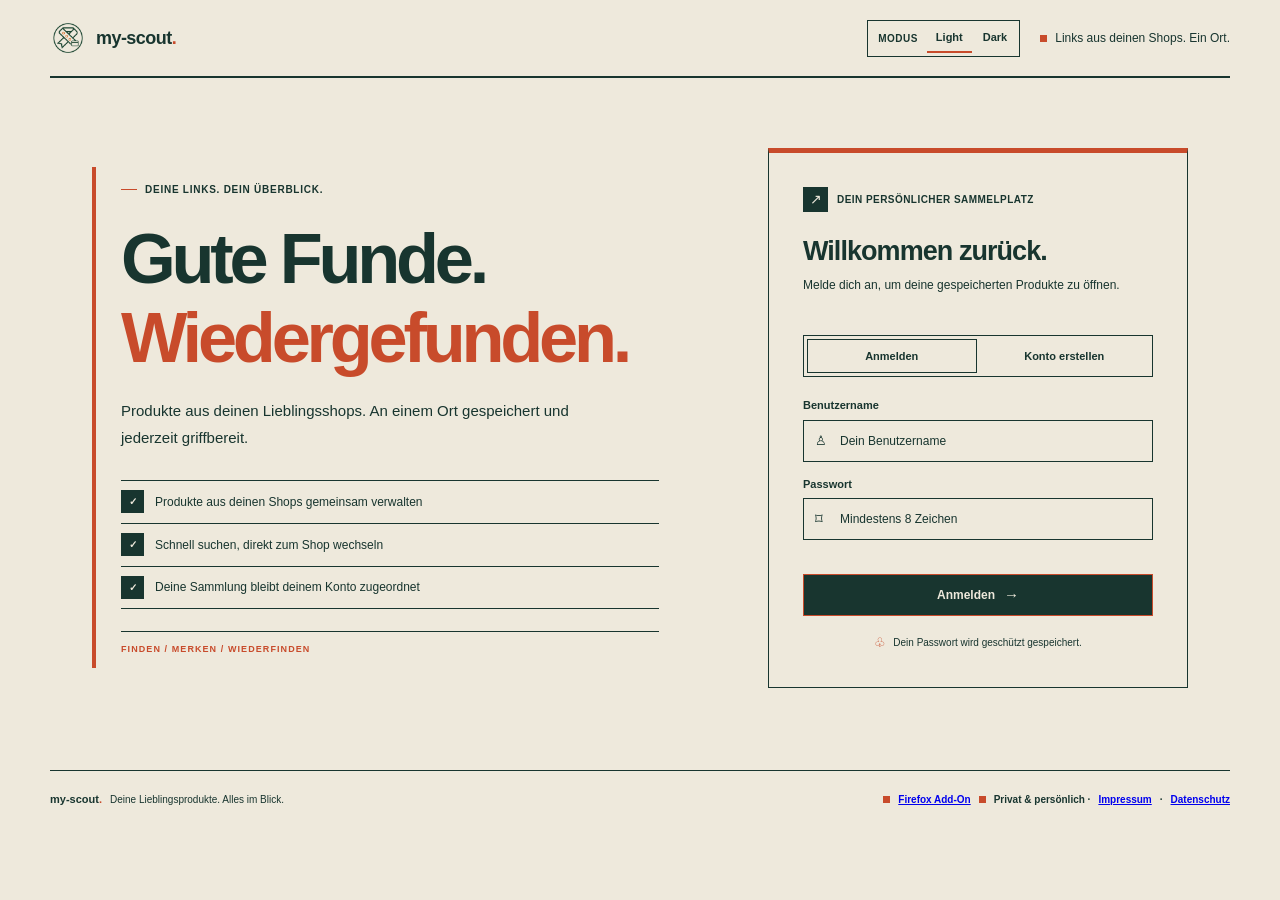
<file: frontend/src/index.html>
<!doctype html>
<html lang="de">
<head>
  <meta charset="utf-8">
  <meta name="viewport" content="width=device-width, initial-scale=1">
  <meta name="theme-color" content="#f5f7f9">
  <meta name="description" content="Dein persönlicher Ort für Warenkörbe und Produktlinks aus dem ganzen Internet.">
  <meta name="api-base" content="https://api.my-scout.app">
  <title>my-scout — Alles auf deiner Liste.</title>
  <link rel="stylesheet" href="Warenkorb_Desin.css">
  <link rel="stylesheet" href="Warenkorb_Backend.css">
  <script async src="https://pagead2.googlesyndication.com/pagead/js/adsbygoogle.js?client=ca-pub-2419030723209788"
    crossorigin="anonymous"></script>
  <link rel="apple-touch-icon" sizes="180x180" href="/apple-touch-icon.png">
<link rel="icon" type="image/png" sizes="32x32" href="/favicon-32x32.png">
<link rel="icon" type="image/png" sizes="16x16" href="/favicon-16x16.png">
<link rel="manifest" href="/site.webmanifest">
</head>
<body>
  <div class="page-shell">
    <header class="topbar">
      <a class="brand" href="https://my-scout.app/" aria-label="my-scout Startseite">
        <span class="brand-mark" aria-hidden="true"><img src="Logo.png" alt="LOGO" width="30" height="30"></span>
        <span>my-scout<span class="brand-period">.</span></span>
      </a>
      <div class="header-controls">
        <div class="theme-picker" id="theme-picker" role="group" aria-label="Darstellung auswählen"><span class="theme-picker-label">MODUS</span><button class="theme-choice is-active" type="button" data-theme="light" aria-pressed="true">Light</button><button class="theme-choice" type="button" data-theme="dark" aria-pressed="false">Dark</button></div>
        <span class="topbar-note"><span class="status-dot"></span> Links aus deinen Shops. Ein Ort.</span>
        <button class="text-button is-hidden" id="logout-button" type="button">Abmelden <span aria-hidden="true">↗</span></button>
      </div>
    </header>
    <main>
      <section class="auth-layout" id="auth-view" aria-labelledby="auth-heading">
        <div class="auth-copy"><span class="eyebrow"><span class="eyebrow-line"></span> DEINE LINKS. DEIN ÜBERBLICK.</span><h1 id="auth-heading">Gute Funde.<br><span>Wiedergefunden.</span></h1><p>Produkte aus deinen Lieblingsshops. An einem Ort gespeichert und jederzeit griffbereit.</p><div class="auth-points"><span><span class="check-icon">✓</span> Produkte aus deinen Shops gemeinsam verwalten</span><span><span class="check-icon">✓</span> Schnell suchen, direkt zum Shop wechseln</span><span><span class="check-icon">✓</span> Deine Sammlung bleibt deinem Konto zugeordnet</span></div></div>
        <div class="auth-card"><div class="card-heading"><span class="card-icon" aria-hidden="true">↗</span><span class="eyebrow">DEIN PERSÖNLICHER SAMMELPLATZ</span></div><h2 id="form-heading">Willkommen zurück.</h2><p class="card-description" id="form-description">Melde dich an, um deine gespeicherten Links zu öffnen.</p><div class="auth-tabs" role="tablist" aria-label="Anmelden oder registrieren"><button class="auth-tab is-active" id="login-tab" type="button" role="tab" aria-selected="true">Anmelden</button><button class="auth-tab" id="register-tab" type="button" role="tab" aria-selected="false">Konto erstellen</button></div>
          <form id="auth-form"><label for="username">Benutzername</label><div class="input-wrap"><span class="input-icon" aria-hidden="true">♙</span><input id="username" name="username" type="text" autocomplete="username" placeholder="Dein Benutzername" maxlength="100" required></div><div id="register-email-field" class="is-hidden"><label for="email">E-Mail-Adresse</label><div class="input-wrap"><span class="input-icon" aria-hidden="true">✉</span><input id="email" name="email" type="email" autocomplete="email" placeholder="du@beispiel.de"></div></div><label for="password">Passwort</label><div class="input-wrap"><span class="input-icon lock-icon" aria-hidden="true">⌑</span><input id="password" name="password" type="password" autocomplete="current-password" placeholder="Mindestens 8 Zeichen" minlength="8" maxlength="128" required></div><p class="form-message" id="auth-message" role="status" aria-live="polite"></p><button class="primary-button auth-submit" id="auth-submit" type="submit">Anmelden <span aria-hidden="true">→</span></button></form><p class="privacy-note"><span aria-hidden="true">♧</span> Dein Passwort wird geschützt gespeichert.</p></div>
      </section>
      <section class="dashboard is-hidden" id="dashboard-view" aria-labelledby="dashboard-heading"><div class="dashboard-heading"><div><span class="eyebrow"><span class="eyebrow-line"></span> DEIN PERSÖNLICHER SAMMELPLATZ</span><h1 id="dashboard-heading">Deine Sammlung</h1><p id="welcome-message">Alle gespeicherten Produkte an einem Ort.</p></div><div class="total-card"><span class="total-icon" aria-hidden="true">↗</span><span><strong id="item-count">0</strong><small>gespeicherte Produkte</small></span></div></div>
        <div class="content-grid"><section class="links-panel" aria-labelledby="links-heading"><div class="panel-heading"><div><span class="eyebrow">DEINE SAMMLUNG</span><h2 id="links-heading">Gespeicherte Produkte</h2></div></div><label class="search-field" for="link-search"><span class="search-icon" aria-hidden="true">⌕</span><input id="link-search" type="search" autocomplete="off" placeholder="Nach Produkt, Shop oder URL suchen" aria-label="Produkte nach Name, Shop oder Adresse durchsuchen"></label><p class="add-intro search-help" id="search-help">Hinweis: Über das Suchfeld kannst du keine Produkte hinzufügen.</p><div class="link-list" id="link-list" aria-live="polite"></div><div class="empty-state" id="empty-state"><span class="empty-icon" aria-hidden="true">＋</span><h3>Hier ist noch Platz für gute Funde.</h3><p>Füge dein erstes Produkt hinzu – du findest es hier jederzeit wieder.</p><button class="secondary-button" type="button" id="empty-add-button">Erstes Produkt speichern <span aria-hidden="true">→</span></button></div></section>
          <aside class="add-panel" id="add-panel" aria-labelledby="add-heading"><div class="add-panel-top"><span class="add-icon" aria-hidden="true">＋</span><span class="eyebrow">FÜR SPÄTER GEMERKT</span></div><h2 id="add-heading">Neues Produkt<br>hinzufügen</h2><p class="add-intro">Ein guter Fund verdient einen festen Platz.</p><form id="link-form"><label for="link-title">Wie heißt das Produkt?</label><input id="link-title" name="title" type="text" maxlength="255" placeholder="z. B. Die perfekte Lampe" required><label for="link-url">Link zum Shop</label><div class="input-wrap url-wrap"><span class="input-icon" aria-hidden="true">↗</span><input id="link-url" name="url" type="url" placeholder="https://beispiel.de/produkt" required></div><label for="link-shop">Shop <span class="optional-label">optional</span></label><input id="link-shop" name="shopName" type="text" maxlength="255" placeholder="z. B. Lieblingsshop"><label for="link-price">Preis in Euro <span class="optional-label">optional</span></label><input id="link-price" name="price" type="number" min="0" step="0.01" placeholder="0,00"><label for="link-image">Bild-URL <span class="optional-label">optional</span></label><div class="input-wrap url-wrap"><span class="input-icon" aria-hidden="true">▧</span><input id="link-image" name="image" type="url" placeholder="https://beispiel.de/bild.jpg"></div><p class="form-message" id="link-message" role="status" aria-live="polite"></p><button class="primary-button save-button" type="submit">Link speichern <span aria-hidden="true">→</span></button></form><div class="panel-footnote"><span aria-hidden="true">✳</span> Funktioniert mit jedem Online-Shop.</div></aside></div><p class="storage-note"><span class="status-dot"></span> Deine Sammlung wird sicher auf dem Server gespeichert.</p></section>
    </main>
    <footer class="footer"><span>my-scout<span class="brand-period">.</span> <span class="footer-muted">Deine Lieblingsprodukte. Alles im Blick.</span></span><span class="footer-local"><span class="status-dot"></span><a href="https://addons.mozilla.org/en-US/firefox/addon/my-scout/">Firefox Add-On</a><span class="status-dot"></span> Privat &amp; persönlich · <a href="impressum.html">Impressum</a> · <a href="datenschutz.html">Datenschutz</a></span></footer>
  </div>
  <script src="Warenkorb.js" defer></script>
  <script src="logout-cache.js" defer></script>
</body>
</html>
</file>
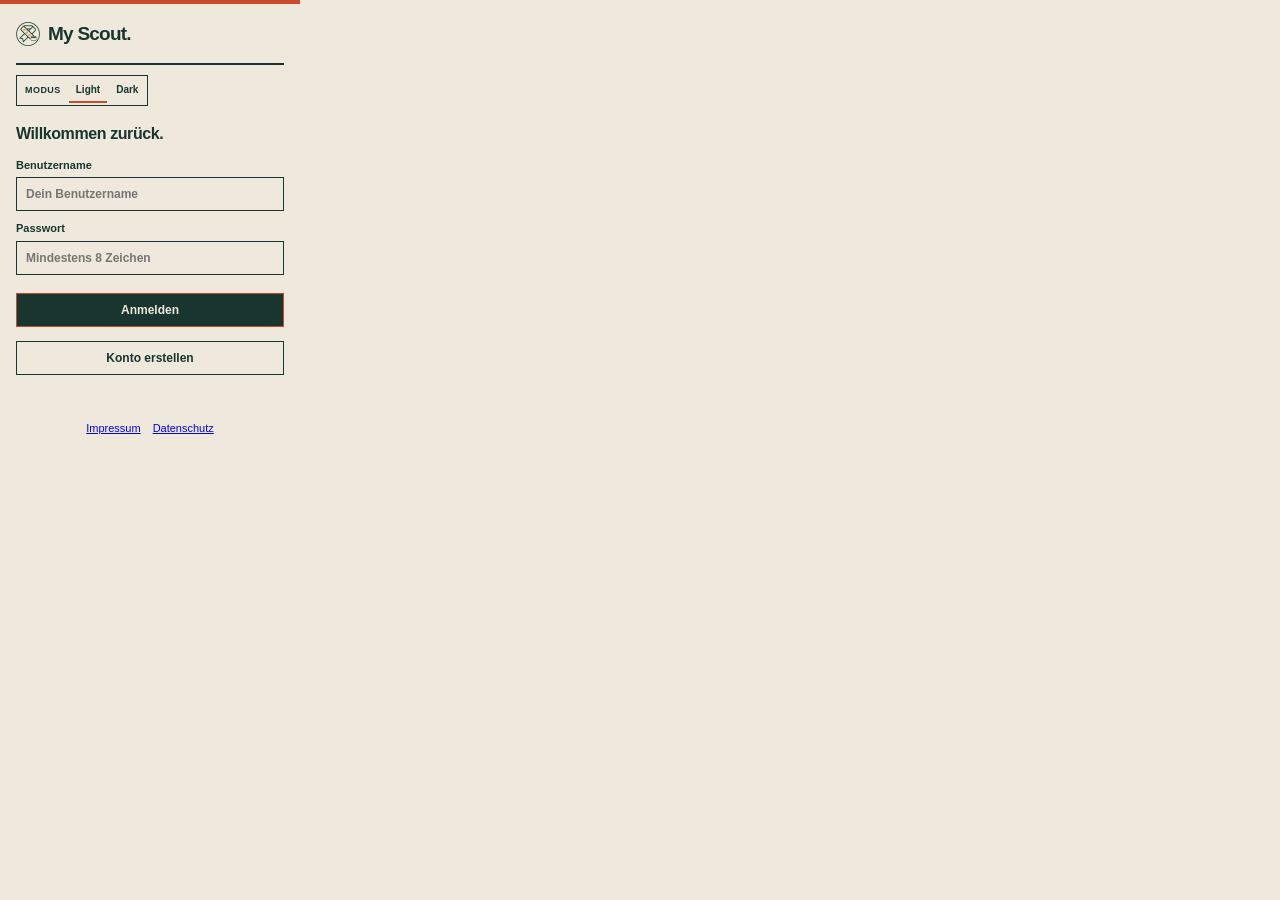
<file: extension/popup.html>
<!doctype html>
<html lang="de">
  <head>
    <meta charset="utf-8">
    <meta name="viewport" content="width=device-width, initial-scale=1">
    <title>My Scout</title>
    <link rel="stylesheet" href="popup.css">
  </head>
  <body>
    <main>
      <header class="popup-header">
        <h1>
          <a class="brand-link" href="https://my-scout.app" target="_blank" rel="noopener noreferrer">
            <img class="brand-logo" src="logo.png" alt="My Scout">
            <span>My Scout.</span>
          </a>
        </h1>
        <div class="theme-picker" role="group" aria-label="Darstellung auswählen">
          <span class="theme-picker-label">MODUS</span>
          <button class="theme-choice is-active" type="button" data-theme="light" aria-pressed="true">Light</button>
          <button class="theme-choice" type="button" data-theme="dark" aria-pressed="false">Dark</button>
        </div>
      </header>

      <section id="login-section">
        <h2>Willkommen zurück.</h2>
        <form id="login-form">
          <label>
            Benutzername
            <input id="username" type="text" autocomplete="username" placeholder="Dein Benutzername" maxlength="100" required>
          </label>
          <label>
            Passwort
            <input id="password" type="password" autocomplete="current-password" placeholder="Mindestens 8 Zeichen" minlength="8" maxlength="128" required>
          </label>
          <button type="submit">Anmelden</button>
        </form>
        <button id="show-register" type="button">Konto erstellen</button>
      </section>

      <section id="register-section" hidden>
        <h2>Konto erstellen</h2>
        <form id="register-form">
          <label>
            Benutzername
            <input id="register-username" type="text" autocomplete="username" placeholder="Dein Benutzername" maxlength="100" required>
          </label>
          <label>
            E-Mail-Adresse
            <input id="register-email" type="email" autocomplete="email" placeholder="du@beispiel.de" required>
          </label>
          <label>
            Passwort
            <input id="register-password" type="password" autocomplete="new-password" placeholder="Mindestens 8 Zeichen" minlength="8" maxlength="128" required>
          </label>
          <button type="submit">Konto erstellen</button>
        </form>
        <button id="show-login" type="button">Zurück zur Anmeldung</button>
      </section>

      <section id="cart-section" hidden>
        <h2>Neues Produkt hinzufügen</h2>
        <p>Speichere die aktuelle Seite in deiner Sammlung.</p>
        <button id="add-product" type="button">Produkt speichern</button>
        <form id="manual-price-form" hidden>
          <label for="manual-price">Preis manuell eingeben
            <input id="manual-price" type="number" min="0" step="0.01" inputmode="decimal" placeholder="z. B. 1299,00">
          </label>
          <button type="submit">Mit diesem Preis speichern</button>
        </form>
        <button id="logout" type="button">Abmelden</button>

        <label id="dev-mode-label">
          <input id="dev-mode" type="checkbox">
          Entwicklermodus
        </label>

        <section id="product-details-section" hidden>
          <h2>Zuletzt gefundenes Produkt</h2>
          <dl id="product-details">
            <dt>Produkt</dt>
            <dd id="product-name">Noch kein Produkt</dd>
            <dt>Gefundene Preise</dt>
            <dd id="product-prices">Noch keine Preise</dd>
            <dt>Link</dt>
            <dd id="product-url">-</dd>
            <dt>Bild</dt>
            <dd id="product-image">-</dd>
            <dt>Quelle</dt>
            <dd id="product-source">-</dd>
            <dt>Fehler</dt>
            <dd id="product-error" hidden>-</dd>
          </dl>
        </section>
      </section>

      <p id="status" role="status" aria-live="polite"></p>
      <footer class="legal-links">
        <a href="https://my-scout.app/impressum.html" target="_blank" rel="noopener noreferrer">Impressum</a>
        <a href="https://my-scout.app/datenschutz.html" target="_blank" rel="noopener noreferrer">Datenschutz</a>
      </footer>
    </main>
    <script src="popup.js"></script>
  </body>
</html>
</file>
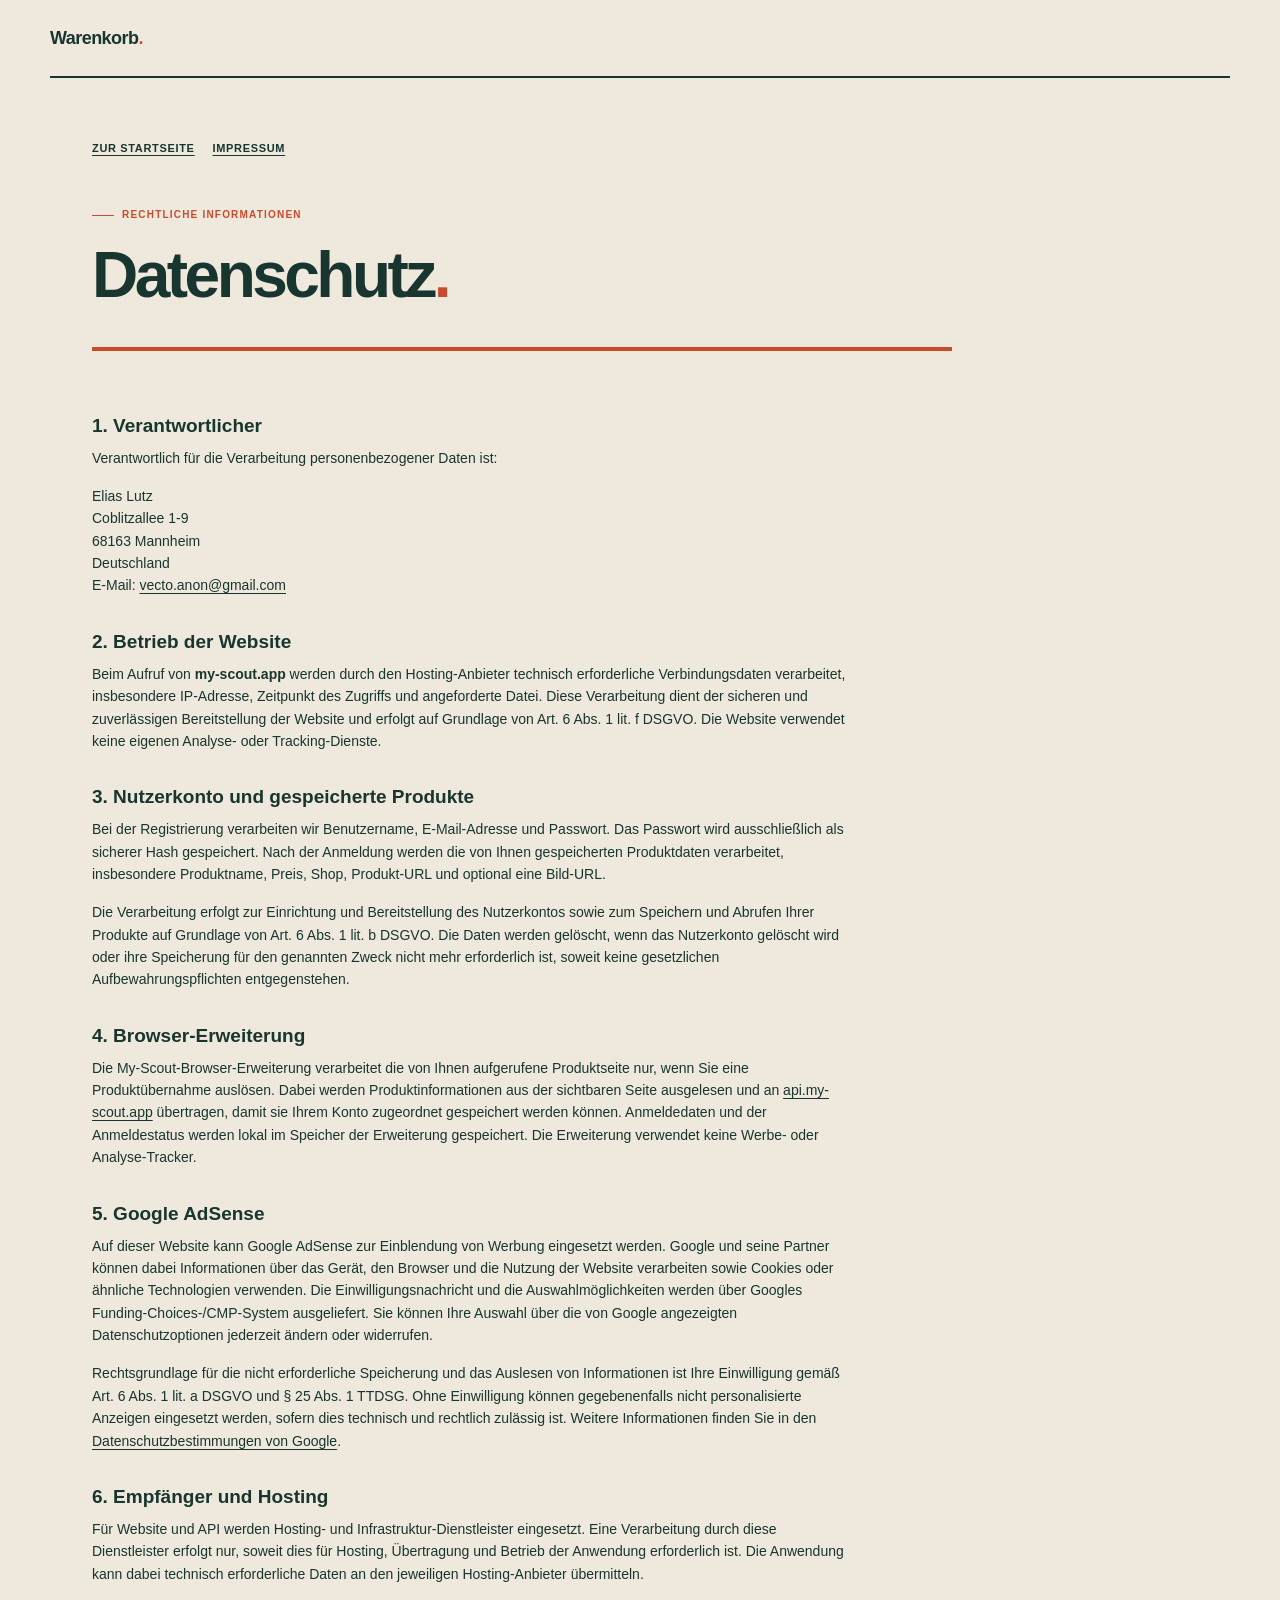
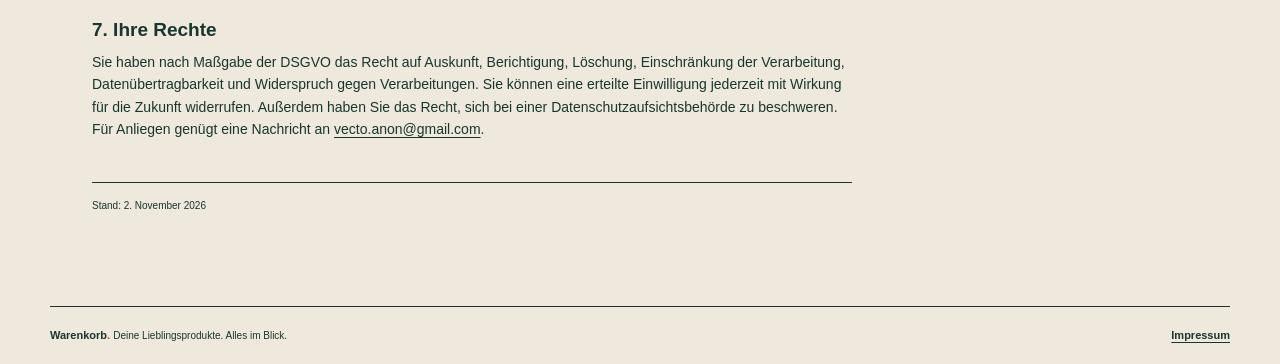
<file: frontend/src/datenschutz.html>
<!doctype html>
<html lang="de">
<head>
  <meta charset="utf-8">
  <meta name="viewport" content="width=device-width, initial-scale=1">
  <meta name="description" content="Datenschutzerklärung von My Scout">
  <title>Datenschutzerklärung — My Scout</title>
  <link rel="stylesheet" href="legal.css">
  <link rel="apple-touch-icon" sizes="180x180" href="/apple-touch-icon.png">
<link rel="icon" type="image/png" sizes="32x32" href="/favicon-32x32.png">
<link rel="icon" type="image/png" sizes="16x16" href="/favicon-16x16.png">
<link rel="manifest" href="/site.webmanifest">
</head>
<body>
  <div class="page-shell">
    <header class="topbar">
      <a class="brand" href="./">Warenkorb<span class="brand-period">.</span></a>
    </header>
    <main class="legal-main">
      <nav class="legal-nav" aria-label="Rechtliche Informationen">
        <a href="./">Zur Startseite</a>
        <a href="impressum.html">Impressum</a>
      </nav>
      <div class="legal-heading">
        <span class="eyebrow">RECHTLICHE INFORMATIONEN</span>
        <h1>Datenschutz<span class="brand-period">.</span></h1>
      </div>
      <article class="legal-card">

      <h2>1. Verantwortlicher</h2>
      <p>
        Verantwortlich für die Verarbeitung personenbezogener Daten ist:
      </p>
      <p>
        Elias Lutz<br>
        Coblitzallee 1-9<br>
        68163 Mannheim<br>
        Deutschland<br>
        E-Mail:
        <a href="mailto:vecto.anon@gmail.com">vecto.anon@gmail.com</a>
      </p>

      <h2>2. Betrieb der Website</h2>
      <p>
        Beim Aufruf von <strong>my-scout.app</strong> werden durch den
        Hosting-Anbieter technisch erforderliche Verbindungsdaten verarbeitet,
        insbesondere IP-Adresse, Zeitpunkt des Zugriffs und angeforderte
        Datei. Diese Verarbeitung dient der sicheren und zuverlässigen
        Bereitstellung der Website und erfolgt auf Grundlage von Art. 6 Abs. 1
        lit. f DSGVO. Die Website verwendet keine eigenen Analyse- oder
        Tracking-Dienste.
      </p>

      <h2>3. Nutzerkonto und gespeicherte Produkte</h2>
      <p>
        Bei der Registrierung verarbeiten wir Benutzername, E-Mail-Adresse und
        Passwort. Das Passwort wird ausschließlich als sicherer Hash
        gespeichert. Nach der Anmeldung werden die von Ihnen gespeicherten
        Produktdaten verarbeitet, insbesondere Produktname, Preis, Shop,
        Produkt-URL und optional eine Bild-URL.
      </p>
      <p>
        Die Verarbeitung erfolgt zur Einrichtung und Bereitstellung des
        Nutzerkontos sowie zum Speichern und Abrufen Ihrer Produkte auf
        Grundlage von Art. 6 Abs. 1 lit. b DSGVO. Die Daten werden gelöscht,
        wenn das Nutzerkonto gelöscht wird oder ihre Speicherung für den
        genannten Zweck nicht mehr erforderlich ist, soweit keine gesetzlichen
        Aufbewahrungspflichten entgegenstehen.
      </p>

      <h2>4. Browser-Erweiterung</h2>
      <p>
        Die My-Scout-Browser-Erweiterung verarbeitet die von Ihnen aufgerufene
        Produktseite nur, wenn Sie eine Produktübernahme auslösen. Dabei werden
        Produktinformationen aus der sichtbaren Seite ausgelesen und an
        <a href="https://api.my-scout.app">api.my-scout.app</a> übertragen,
        damit sie Ihrem Konto zugeordnet gespeichert werden können.
        Anmeldedaten und der Anmeldestatus werden lokal im Speicher der
        Erweiterung gespeichert. Die Erweiterung verwendet keine Werbe- oder
        Analyse-Tracker.
      </p>

      <h2>5. Google AdSense</h2>
      <p>
        Auf dieser Website kann Google AdSense zur Einblendung von Werbung
        eingesetzt werden. Google und seine Partner können dabei Informationen
        über das Gerät, den Browser und die Nutzung der Website verarbeiten
        sowie Cookies oder ähnliche Technologien verwenden.         Die Einwilligungsnachricht und die Auswahlmöglichkeiten werden über
        Googles Funding-Choices-/CMP-System ausgeliefert. Sie können Ihre
        Auswahl über die von Google angezeigten Datenschutzoptionen jederzeit
        ändern oder widerrufen.
      </p>
      <p>
        Rechtsgrundlage für die nicht erforderliche Speicherung und das
        Auslesen von Informationen ist Ihre Einwilligung gemäß Art. 6 Abs. 1
        lit. a DSGVO und § 25 Abs. 1 TTDSG. Ohne Einwilligung können
        gegebenenfalls nicht personalisierte Anzeigen eingesetzt werden,
        sofern dies technisch und rechtlich zulässig ist. Weitere
        Informationen finden Sie in den
        <a href="https://policies.google.com/technologies/partner-sites" target="_blank" rel="noopener noreferrer">Datenschutzbestimmungen von Google</a>.
      </p>

      <h2>6. Empfänger und Hosting</h2>
      <p>
        Für Website und API werden Hosting- und Infrastruktur-Dienstleister
        eingesetzt. Eine Verarbeitung durch diese Dienstleister erfolgt nur,
        soweit dies für Hosting, Übertragung und Betrieb der Anwendung
        erforderlich ist. Die Anwendung kann dabei technisch erforderliche
        Daten an den jeweiligen Hosting-Anbieter übermitteln.
      </p>

      <h2>7. Ihre Rechte</h2>
      <p>
        Sie haben nach Maßgabe der DSGVO das Recht auf Auskunft, Berichtigung,
        Löschung, Einschränkung der Verarbeitung, Datenübertragbarkeit und
        Widerspruch gegen Verarbeitungen. Sie können eine erteilte Einwilligung
        jederzeit mit Wirkung für die Zukunft widerrufen. Außerdem haben Sie
        das Recht, sich bei einer Datenschutzaufsichtsbehörde zu beschweren.
        Für Anliegen genügt eine Nachricht an
        <a href="mailto:vecto.anon@gmail.com">vecto.anon@gmail.com</a>.
      </p>

      <p class="legal-footer">Stand: 2. November 2026</p>
      </article>
    </main>
    <footer class="footer">
      <span>Warenkorb<span class="brand-period">.</span> <span class="footer-muted">Deine Lieblingsprodukte. Alles im Blick.</span></span>
      <a href="impressum.html">Impressum</a>
    </footer>
  </div>
</body>
</html>
</file>
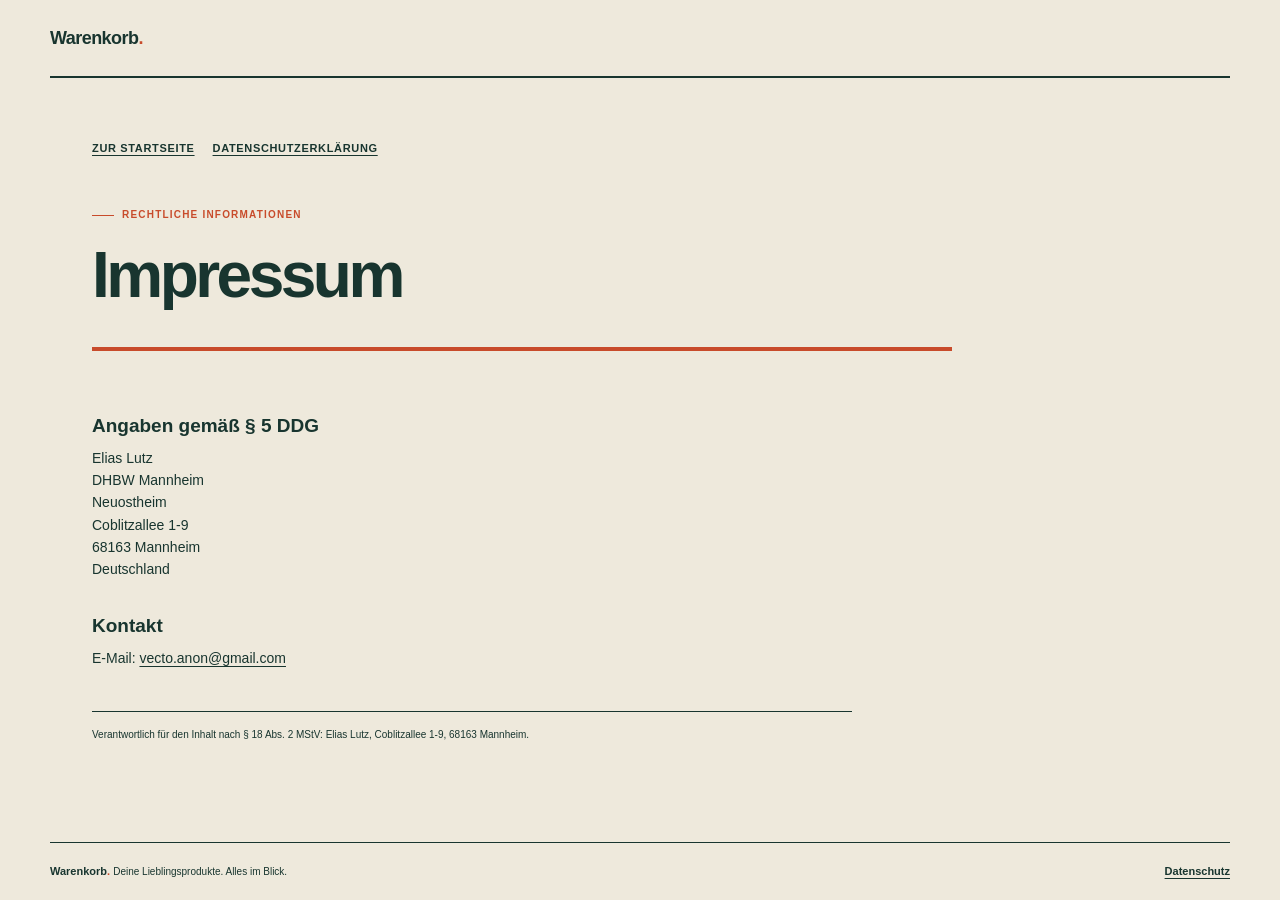
<file: frontend/src/impressum.html>
<!doctype html>
<html lang="de">
<head>
  <meta charset="utf-8">
  <meta name="viewport" content="width=device-width, initial-scale=1">
  <meta name="description" content="Impressum von My Scout">
  <title>Impressum — My Scout</title>
  <link rel="stylesheet" href="legal.css">
  <link rel="apple-touch-icon" sizes="180x180" href="/apple-touch-icon.png">
<link rel="icon" type="image/png" sizes="32x32" href="/favicon-32x32.png">
<link rel="icon" type="image/png" sizes="16x16" href="/favicon-16x16.png">
<link rel="manifest" href="/site.webmanifest">
</head>
<body>
  <div class="page-shell">
    <header class="topbar">
      <a class="brand" href="./">Warenkorb<span class="brand-period">.</span></a>
    </header>
    <main class="legal-main">
      <nav class="legal-nav" aria-label="Rechtliche Informationen">
        <a href="./">Zur Startseite</a>
        <a href="datenschutz.html">Datenschutzerklärung</a>
      </nav>
      <div class="legal-heading">
        <span class="eyebrow">RECHTLICHE INFORMATIONEN</span>
        <h1>Impressum</h1>
      </div>
      <article class="legal-card">
      <h2>Angaben gemäß § 5 DDG</h2>
      <p>
        Elias Lutz<br>
        DHBW Mannheim<br>
        Neuostheim<br>
        Coblitzallee 1-9<br>
        68163 Mannheim<br>
        Deutschland
      </p>
      <h2>Kontakt</h2>
      <p>
        E-Mail:
        <a href="mailto:vecto.anon@gmail.com">vecto.anon@gmail.com</a>
      </p>
      <p class="legal-footer">
        Verantwortlich für den Inhalt nach § 18 Abs. 2 MStV: Elias Lutz,
        Coblitzallee 1-9, 68163 Mannheim.
      </p>
      </article>
    </main>
    <footer class="footer">
      <span>Warenkorb<span class="brand-period">.</span> <span class="footer-muted">Deine Lieblingsprodukte. Alles im Blick.</span></span>
      <a href="datenschutz.html">Datenschutz</a>
    </footer>
  </div>
</body>
</html>
</file>
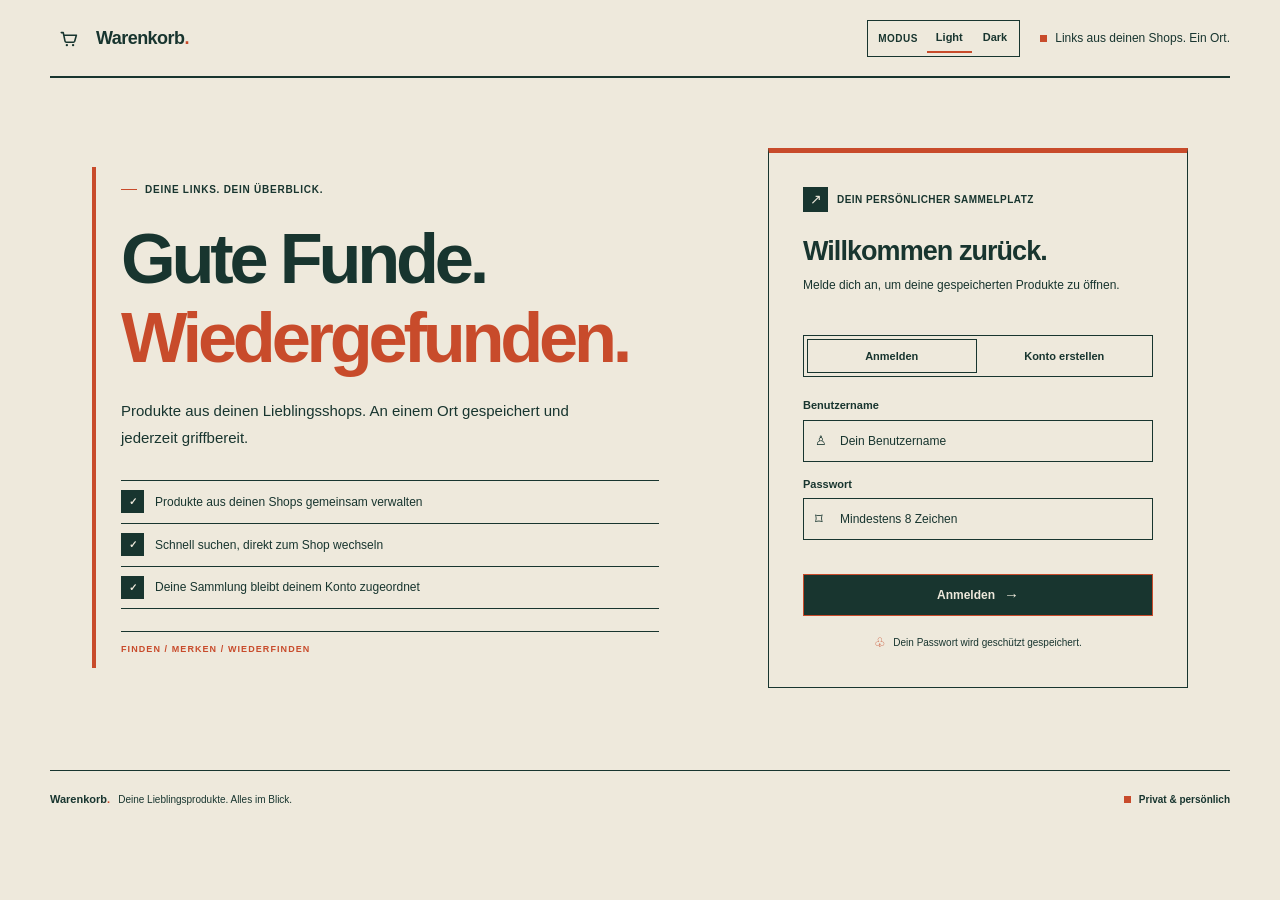
<file: frontend/src/Warenkorb.html>
<!doctype html>
<html lang="de">
<head>
  <meta charset="utf-8">
  <meta name="viewport" content="width=device-width, initial-scale=1">
  <meta name="theme-color" content="#f5f7f9">
  <meta name="description" content="Dein persönlicher Ort für Warenkörbe und Produktlinks aus dem ganzen Internet.">
  <meta name="api-base" content="https://api.my-scout.app">
  <title>Warenkorb — Alles auf deiner Liste.</title>
  <link rel="stylesheet" href="Warenkorb_Desin.css">
  <link rel="stylesheet" href="Warenkorb_Backend.css">
</head>
<body>
  <div class="page-shell">
    <header class="topbar">
      <a class="brand" href="Warenkorb.html" aria-label="Warenkorb Startseite">
        <span class="brand-mark" aria-hidden="true"><svg viewBox="0 0 32 32" fill="none"><path d="M5 7h3l2.7 13.1a2 2 0 0 0 2 1.6h10.8a2 2 0 0 0 1.9-1.4L28 11H9" stroke="currentColor" stroke-width="2.4" stroke-linecap="round" stroke-linejoin="round"/><circle cx="13.5" cy="26" r="1.8" fill="currentColor"/><circle cx="23" cy="26" r="1.8" fill="currentColor"/></svg></span>
        <span>Warenkorb<span class="brand-period">.</span></span>
      </a>
      <div class="header-controls">
        <div class="theme-picker" id="theme-picker" role="group" aria-label="Darstellung auswählen"><span class="theme-picker-label">MODUS</span><button class="theme-choice is-active" type="button" data-theme="light" aria-pressed="true">Light</button><button class="theme-choice" type="button" data-theme="dark" aria-pressed="false">Dark</button></div>
        <span class="topbar-note"><span class="status-dot"></span> Links aus deinen Shops. Ein Ort.</span>
        <button class="text-button is-hidden" id="logout-button" type="button">Abmelden <span aria-hidden="true">↗</span></button>
      </div>
    </header>
    <main>
      <section class="auth-layout" id="auth-view" aria-labelledby="auth-heading">
        <div class="auth-copy"><span class="eyebrow"><span class="eyebrow-line"></span> DEINE LINKS. DEIN ÜBERBLICK.</span><h1 id="auth-heading">Gute Funde.<br><span>Wiedergefunden.</span></h1><p>Produkte aus deinen Lieblingsshops. An einem Ort gespeichert und jederzeit griffbereit.</p><div class="auth-points"><span><span class="check-icon">✓</span> Produkte aus deinen Shops gemeinsam verwalten</span><span><span class="check-icon">✓</span> Schnell suchen, direkt zum Shop wechseln</span><span><span class="check-icon">✓</span> Deine Sammlung bleibt deinem Konto zugeordnet</span></div></div>
        <div class="auth-card"><div class="card-heading"><span class="card-icon" aria-hidden="true">↗</span><span class="eyebrow">DEIN PERSÖNLICHER SAMMELPLATZ</span></div><h2 id="form-heading">Willkommen zurück.</h2><p class="card-description" id="form-description">Melde dich an, um deine gespeicherten Links zu öffnen.</p><div class="auth-tabs" role="tablist" aria-label="Anmelden oder registrieren"><button class="auth-tab is-active" id="login-tab" type="button" role="tab" aria-selected="true">Anmelden</button><button class="auth-tab" id="register-tab" type="button" role="tab" aria-selected="false">Konto erstellen</button></div>
          <form id="auth-form"><label for="username">Benutzername</label><div class="input-wrap"><span class="input-icon" aria-hidden="true">♙</span><input id="username" name="username" type="text" autocomplete="username" placeholder="Dein Benutzername" maxlength="100" required></div><div id="register-email-field" class="is-hidden"><label for="email">E-Mail-Adresse</label><div class="input-wrap"><span class="input-icon" aria-hidden="true">✉</span><input id="email" name="email" type="email" autocomplete="email" placeholder="du@beispiel.de"></div></div><label for="password">Passwort</label><div class="input-wrap"><span class="input-icon lock-icon" aria-hidden="true">⌑</span><input id="password" name="password" type="password" autocomplete="current-password" placeholder="Mindestens 8 Zeichen" minlength="8" maxlength="128" required></div><p class="form-message" id="auth-message" role="status" aria-live="polite"></p><button class="primary-button auth-submit" id="auth-submit" type="submit">Anmelden <span aria-hidden="true">→</span></button></form><p class="privacy-note"><span aria-hidden="true">♧</span> Dein Passwort wird geschützt gespeichert.</p></div>
      </section>
      <section class="dashboard is-hidden" id="dashboard-view" aria-labelledby="dashboard-heading"><div class="dashboard-heading"><div><span class="eyebrow"><span class="eyebrow-line"></span> DEIN PERSÖNLICHER SAMMELPLATZ</span><h1 id="dashboard-heading">Deine Sammlung</h1><p id="welcome-message">Alle gespeicherten Produkte an einem Ort.</p></div><div class="total-card"><span class="total-icon" aria-hidden="true">↗</span><span><strong id="item-count">0</strong><small>gespeicherte Produkte</small></span></div></div>
        <div class="content-grid"><section class="links-panel" aria-labelledby="links-heading"><div class="panel-heading"><div><span class="eyebrow">DEINE SAMMLUNG</span><h2 id="links-heading">Gespeicherte Produkte</h2></div></div><label class="search-field" for="link-search"><span class="search-icon" aria-hidden="true">⌕</span><input id="link-search" type="search" autocomplete="off" placeholder="Nach Produkt, Shop oder URL suchen" aria-label="Produkte nach Name, Shop oder Adresse durchsuchen"></label><div class="link-list" id="link-list" aria-live="polite"></div><div class="empty-state" id="empty-state"><span class="empty-icon" aria-hidden="true">＋</span><h3>Hier ist noch Platz für gute Funde.</h3><p>Füge dein erstes Produkt hinzu – du findest es hier jederzeit wieder.</p><button class="secondary-button" type="button" id="empty-add-button">Erstes Produkt speichern <span aria-hidden="true">→</span></button></div></section>
          <aside class="add-panel" id="add-panel" aria-labelledby="add-heading"><div class="add-panel-top"><span class="add-icon" aria-hidden="true">＋</span><span class="eyebrow">FÜR SPÄTER GEMERKT</span></div><h2 id="add-heading">Neues Produkt<br>hinzufügen</h2><p class="add-intro">Ein guter Fund verdient einen festen Platz.</p><form id="link-form"><label for="link-title">Wie heißt das Produkt?</label><input id="link-title" name="title" type="text" maxlength="255" placeholder="z. B. Die perfekte Lampe" required><label for="link-url">Link zum Shop</label><div class="input-wrap url-wrap"><span class="input-icon" aria-hidden="true">↗</span><input id="link-url" name="url" type="url" placeholder="https://beispiel.de/produkt" required></div><label for="link-shop">Shop <span class="optional-label">optional</span></label><input id="link-shop" name="shopName" type="text" maxlength="255" placeholder="z. B. Lieblingsshop"><label for="link-price">Preis in Euro <span class="optional-label">optional</span></label><input id="link-price" name="price" type="number" min="0" step="0.01" placeholder="0,00"><label for="link-image">Bild-URL <span class="optional-label">optional</span></label><div class="input-wrap url-wrap"><span class="input-icon" aria-hidden="true">▧</span><input id="link-image" name="image" type="url" placeholder="https://beispiel.de/bild.jpg"></div><p class="form-message" id="link-message" role="status" aria-live="polite"></p><button class="primary-button save-button" type="submit">Link speichern <span aria-hidden="true">→</span></button></form><div class="panel-footnote"><span aria-hidden="true">✳</span> Funktioniert mit jedem Online-Shop.</div></aside></div><p class="storage-note"><span class="status-dot"></span> Deine Sammlung wird sicher auf dem Server gespeichert.</p></section>
    </main>
    <footer class="footer"><span>Warenkorb<span class="brand-period">.</span> <span class="footer-muted">Deine Lieblingsprodukte. Alles im Blick.</span></span><span class="footer-local"><span class="status-dot"></span> Privat &amp; persönlich</span></footer>
  </div>
  <script src="Warenkorb.js" defer></script>
</body>
</html>
</file>
<file: frontend/src/Warenkorb_Desin.css>
:root {
  color-scheme: light;
  --page: #eee9dc;
  --surface: #eee9dc;
  --surface-subtle: #eee9dc;
  --ink: #18352f;
  --ink-secondary: #18352f;
  --muted: #18352f;
  --faint: #18352f;
  --line: #18352f;
  --accent: #c84b2b;
  --accent-hover: #c84b2b;
  --accent-text: #c84b2b;
  --danger: #c84b2b;
  --badge-product: #18352f;
  --badge-product-text: #eee9dc;
  --badge-cart: #18352f;
  --badge-cart-text: #eee9dc;
  --card-radius: 0;
  --control-radius: 0;
  --font: "Segoe UI", Arial, sans-serif;
  --display-font: "Segoe UI", Arial, sans-serif;
  color: var(--ink);
  background: var(--page);
  font-family: var(--font);
}

:root[data-theme="dark"] {
  color-scheme: dark;
  --page: #101b1d;
  --surface: #101b1d;
  --surface-subtle: #101b1d;
  --ink: #edf0e6;
  --ink-secondary: #edf0e6;
  --muted: #edf0e6;
  --faint: #edf0e6;
  --line: #edf0e6;
  --accent: #d2e46c;
  --accent-hover: #d2e46c;
  --accent-text: #d2e46c;
  --danger: #d2e46c;
  --badge-product: #edf0e6;
  --badge-product-text: #101b1d;
  --badge-cart: #edf0e6;
  --badge-cart-text: #101b1d;
}

* {
  box-sizing: border-box;
  border-radius: 0 !important;
  transition: none !important;
  animation: none !important;
}

html { min-width: 320px; min-height: 100%; background: var(--page); }

body {
  min-width: 320px;
  min-height: 100vh;
  margin: 0;
  background-color: var(--page);
  color: var(--ink);
  font-family: var(--font);
  font-size: 14px;
  line-height: 1.5;
  -webkit-font-smoothing: antialiased;
}

button, input, select { font: inherit; }
button, a { -webkit-tap-highlight-color: transparent; }
button:focus-visible, a:focus-visible, input:focus-visible, select:focus-visible {
  outline: 2px solid var(--accent);
  outline-offset: 2px;
}

.page-shell { width: min(1180px, calc(100% - 64px)); margin: 0 auto; }

.topbar {
  min-height: 78px;
  display: flex;
  align-items: center;
  justify-content: space-between;
  gap: 20px;
  border-bottom: 2px solid var(--ink);
}

.brand {
  flex: 0 0 auto;
  display: inline-flex;
  align-items: center;
  gap: 10px;
  color: var(--ink);
  text-decoration: none;
  font-size: 18px;
  font-weight: 650;
  letter-spacing: -.55px;
}

.brand-mark {
  width: 36px;
  height: 36px;
  display: grid;
  place-items: center;
  background: var(--page);
}

.brand-mark svg { width: 21px; height: 21px; }
.brand-mark img { display: block; width: 30px; height: 30px; object-fit: contain; }
.brand-period { color: var(--accent); }

.header-controls { display: flex; align-items: center; gap: 20px; }

.theme-picker {
  display: flex;
  align-items: center;
  gap: 2px;
  padding: 3px;
  border: 1px solid var(--line);
  border-radius: 0;
  background: var(--surface);
}

.theme-picker-label {
  padding: 0 7px;
  color: var(--muted);
  font-size: 10px;
  font-weight: 600;
  letter-spacing: .05em;
}

.theme-choice {
  min-height: 29px;
  padding: 5px 9px;
  border: 0;
  border-bottom: 2px solid var(--surface);
  border-radius: 0;
  background: var(--surface);
  color: var(--ink-secondary);
  font-size: 11px;
  font-weight: 550;
  cursor: pointer;
}

.theme-choice:hover { background: var(--surface); }
.theme-choice.is-active { border-bottom-color: var(--accent); color: var(--ink); font-weight: 650; }

.topbar-note, .footer-local {
  display: inline-flex;
  align-items: center;
  gap: 8px;
  color: var(--muted);
  font-size: 12px;
}

.status-dot { width: 7px; height: 7px; flex: 0 0 auto; background: var(--accent); }

.text-button {
  padding: 7px 0 7px 8px;
  border: 0;
  background: var(--surface);
  color: var(--ink-secondary);
  font-size: 12px;
  font-weight: 600;
  cursor: pointer;
}

.text-button:hover { color: var(--accent); }
.text-button span { margin-left: 4px; }

.auth-layout {
  min-height: 620px;
  display: grid;
  grid-template-columns: minmax(0, 1.06fr) minmax(360px, .82fr);
  align-items: center;
  gap: clamp(48px, 7vw, 100px);
  padding: 70px 42px 82px;
}

.auth-copy {
  position: relative;
  max-width: 590px;
  padding: 8px 0 12px 25px;
  border-left: 4px solid var(--accent);
}

.eyebrow {
  display: inline-flex;
  align-items: center;
  gap: 8px;
  color: var(--muted);
  font-size: 10px;
  font-weight: 650;
  letter-spacing: .075em;
}

.eyebrow-line { width: 16px; height: 1px; background: var(--accent); }

.auth-copy h1 {
  max-width: 640px;
  margin: 23px 0 19px;
  color: var(--ink);
  font-family: var(--display-font);
  font-size: clamp(50px, 5.5vw, 72px);
  font-weight: 600;
  line-height: 1.12;
  letter-spacing: -.06em;
}

.auth-copy h1 span { color: var(--accent); }

.auth-copy > p {
  max-width: 460px;
  margin: 0;
  color: var(--muted);
  font-size: 15px;
  line-height: 1.8;
}

.auth-points { display: grid; gap: 0; margin-top: 29px; color: var(--ink-secondary); font-size: 12px; }
.auth-points > span { min-height: 43px; display: flex; align-items: center; border-top: 1px solid var(--line); }
.auth-points > span:last-child { border-bottom: 1px solid var(--line); }
.check-icon { width: 23px; height: 23px; display: inline-grid; flex: 0 0 auto; place-items: center; margin-right: 11px; background: var(--ink); color: var(--surface); font-size: 10px; font-weight: 700; }
.orbit-art { display: none; }

.auth-card {
  width: 100%;
  max-width: 420px;
  justify-self: end;
  padding: 34px;
  border: 1px solid var(--ink);
  border-top: 5px solid var(--accent);
  border-radius: var(--card-radius);
  background: var(--surface);
}

.card-heading { display: flex; align-items: center; gap: 9px; }
.card-heading .eyebrow { font-size: 10px; letter-spacing: .045em; }
.card-icon { width: 25px; height: 25px; display: grid; place-items: center; background: var(--ink); color: var(--page); font-size: 14px; }

.auth-card h2 {
  margin: 22px 0 7px;
  color: var(--ink);
  font-family: var(--display-font);
  font-size: 27px;
  font-weight: 620;
  line-height: 1.3;
  letter-spacing: -.035em;
}

.card-description { min-height: 38px; margin: 0; color: var(--muted); font-size: 12px; line-height: 1.65; }

.auth-tabs {
  display: grid;
  grid-template-columns: 1fr 1fr;
  gap: 3px;
  margin: 21px 0 20px;
  padding: 3px;
  border: 1px solid var(--line);
  border-radius: 0;
  background: var(--surface-subtle);
}

.auth-tab {
  min-height: 34px;
  border: 1px solid var(--surface);
  border-radius: 0;
  background: var(--surface);
  color: var(--muted);
  font-size: 11px;
  font-weight: 550;
  cursor: pointer;
}

.auth-tab.is-active { border-color: var(--line); background: var(--surface); color: var(--ink); }

label { display: block; margin: 14px 0 6px; color: var(--ink-secondary); font-size: 11px; font-weight: 600; }
.input-wrap { position: relative; }

.input-wrap input, .add-panel input, .select-wrap select {
  width: 100%;
  height: 42px;
  border: 1px solid var(--line);
  border-radius: var(--control-radius);
  background: var(--surface);
  color: var(--ink);
  font-size: 12px;
}

.input-wrap input { padding: 0 12px 0 36px; }
.input-wrap input::placeholder, .add-panel input::placeholder { color: var(--faint); opacity: 1; }
.input-wrap input:focus, .add-panel input:focus, .select-wrap select:focus { border-color: var(--accent); outline: 2px solid var(--accent); outline-offset: 1px; }

.input-icon { position: absolute; top: 50%; left: 12px; color: var(--faint); font-size: 13px; transform: translateY(-50%); pointer-events: none; }
.lock-icon { font-size: 15px; }

.primary-button {
  min-height: 42px;
  display: flex;
  align-items: center;
  justify-content: center;
  gap: 9px;
  border: 1px solid var(--accent);
  border-radius: var(--control-radius);
  background: var(--ink);
  color: var(--page);
  font-size: 12px;
  font-weight: 600;
  cursor: pointer;
}

.primary-button:hover { border-color: var(--accent-hover); background: var(--ink); }
:root[data-theme="dark"] .primary-button { color: var(--page); }
:root[data-theme="dark"] .primary-button:hover { color: var(--page); }
.primary-button:disabled { cursor: wait; }
.auth-submit { width: 100%; margin-top: 10px; }
.auth-submit span, .save-button span { font-size: 15px; font-weight: 400; }

.privacy-note { display: flex; justify-content: center; align-items: center; gap: 7px; margin: 17px 0 0; color: var(--muted); font-size: 10px; }
.privacy-note span { color: var(--accent); font-size: 13px; }
.form-message { min-height: 17px; margin: 7px 0 0; font-size: 11px; line-height: 1.5; }
.form-message.is-error { color: var(--danger); }
.form-message.is-success { color: var(--accent-text); }

.dashboard { padding: 52px 0 36px; }

.dashboard-heading {
  display: flex;
  align-items: end;
  justify-content: space-between;
  gap: 24px;
  margin-bottom: 31px;
  padding-bottom: 22px;
  border-bottom: 1px solid var(--ink);
}

.dashboard-heading h1 {
  margin: 11px 0 7px;
  color: var(--ink);
  font-family: var(--display-font);
  font-size: clamp(36px, 4vw, 48px);
  font-weight: 600;
  line-height: 1.2;
  letter-spacing: -.045em;
}

.dashboard-heading > div > p { margin: 0; color: var(--muted); font-size: 13px; }
.total-card { min-width: 190px; display: flex; align-items: center; gap: 13px; padding: 13px 16px; border: 1px solid var(--ink); border-radius: var(--card-radius); background: var(--ink); color: var(--surface); }
.total-icon { width: 37px; height: 37px; display: grid; place-items: center; background: var(--accent); color: var(--ink); font-size: 18px; }
.total-card strong, .total-card small { display: block; }
.total-card strong { color: var(--surface); font-size: 21px; font-weight: 650; line-height: 1.2; font-variant-numeric: tabular-nums; }
.total-card small { margin-top: 2px; color: var(--surface); font-size: 10px; }

.content-grid { display: grid; grid-template-columns: minmax(0, 1fr) 340px; align-items: start; gap: 25px; }
.links-panel, .add-panel { border: 1px solid var(--line); border-radius: var(--card-radius); background: var(--surface); }
.links-panel { min-height: 360px; padding: 24px 25px 16px; }
.panel-heading { display: flex; align-items: center; justify-content: space-between; gap: 14px; padding-bottom: 19px; border-bottom: 1px solid var(--ink); }
.panel-heading .eyebrow { font-size: 9px; }
.panel-heading h2, .add-panel h2 { margin: 5px 0 0; color: var(--ink); font-family: var(--display-font); font-size: 21px; font-weight: 620; line-height: 1.35; letter-spacing: -.035em; }

.filter-group { display: flex; gap: 0; padding: 2px; border: 1px solid var(--line); border-radius: 0; background: var(--surface-subtle); }
.filter-button { min-height: 27px; padding: 5px 9px; border: 0; border-radius: 0; background: var(--surface); color: var(--muted); font-size: 10px; font-weight: 550; cursor: pointer; }
.filter-button.is-active { background: var(--ink); color: var(--surface); }

.search-field {
  min-height: 39px;
  display: flex;
  align-items: center;
  gap: 9px;
  margin: 16px 0 2px;
  padding: 0 12px;
  border: 1px solid var(--line);
  border-left: 3px solid var(--accent);
  background: var(--surface-subtle);
  color: var(--muted);
}
.search-field:focus-within { border-color: var(--accent); }
.search-icon { flex: 0 0 auto; font-size: 19px; line-height: 1; }
.search-field input {
  width: 100%;
  min-width: 0;
  height: 37px;
  padding: 0;
  border: 0;
  outline: 0;
  background: var(--surface);
  color: var(--ink);
  font-size: 11px;
}
.search-field input::placeholder { color: var(--faint); opacity: 1; }
.search-hint { flex: 0 0 auto; color: var(--faint); font-size: 8px; font-weight: 650; letter-spacing: .05em; }

.link-list { display: grid; }
.link-card { min-width: 0; display: grid; grid-template-columns: 40px minmax(0, 1fr) auto; align-items: center; gap: 13px; padding: 16px 0; border-bottom: 1px solid var(--line); }
.link-card:last-child { border-bottom: 0; }
.link-card-icon { width: 38px; height: 38px; display: grid; place-items: center; border: 1px solid var(--line); font-size: 17px; }
.product-icon { background: var(--badge-product); color: var(--badge-product-text); }
.cart-icon { background: var(--badge-cart); color: var(--badge-cart-text); }
.link-details { min-width: 0; }
.link-details h3 { overflow: hidden; margin: 0 0 3px; color: var(--ink); font-size: 13px; font-weight: 650; text-overflow: ellipsis; white-space: nowrap; }
.link-url { display: block; overflow: hidden; max-width: 100%; color: var(--muted); font-size: 10px; text-decoration: none; text-overflow: ellipsis; white-space: nowrap; letter-spacing: .015em; }
.link-url:hover { color: var(--accent-text); text-decoration: underline; }
.link-meta { display: flex; align-items: center; flex-wrap: wrap; gap: 8px; margin-top: 7px; color: var(--muted); font-size: 9px; }
.type-badge { padding: 3px 7px; font-size: 9px; font-weight: 600; }
.product-badge { background: var(--badge-product); color: var(--badge-product-text); }
.cart-badge { background: var(--badge-cart); color: var(--badge-cart-text); }
.tag-chip { min-height: 21px; padding: 2px 6px; border: 1px solid var(--line); border-radius: 0; background: var(--surface-subtle); color: var(--accent-text); font-size: 9px; cursor: pointer; }
.tag-chip:hover { border-color: var(--accent); background: var(--surface); }
.card-actions { display: flex; align-items: center; gap: 5px; }
.open-link, .delete-link { width: 29px; height: 29px; display: grid; place-items: center; border: 1px solid var(--line); border-radius: 0; background: var(--surface); color: var(--muted); text-decoration: none; font-size: 14px; cursor: pointer; }
.open-link:hover, .delete-link:hover { border-color: var(--accent); color: var(--accent-text); }
.delete-link:hover { border-color: var(--danger); color: var(--danger); }

.empty-state { display: flex; flex-direction: column; align-items: center; padding: 37px 18px 26px; text-align: center; }
.empty-icon { width: 38px; height: 38px; display: grid; place-items: center; border: 1px solid var(--line); background: var(--surface-subtle); color: var(--accent-text); font-size: 19px; }
.empty-state h3 { margin: 13px 0 4px; color: var(--ink); font-family: var(--display-font); font-size: 14px; font-weight: 600; }
.empty-state p { max-width: 340px; margin: 0; color: var(--muted); font-size: 11px; line-height: 1.65; }
.secondary-button { min-height: 35px; display: flex; align-items: center; gap: 8px; margin-top: 15px; padding: 8px 11px; border: 1px solid var(--line); border-radius: 0; background: var(--surface); color: var(--ink-secondary); font-size: 10px; font-weight: 600; cursor: pointer; }
.secondary-button:hover { border-color: var(--accent); color: var(--accent-text); }
.no-matches { margin: 21px 0; color: var(--muted); font-size: 11px; text-align: center; }

.add-panel { padding: 23px 23px 0; border-top: 4px solid var(--accent); }
.add-panel-top { display: flex; align-items: center; gap: 9px; }
.add-panel-top .eyebrow { font-size: 9px; }
.add-icon { width: 25px; height: 25px; display: grid; place-items: center; border: 1px solid var(--line); background: var(--surface-subtle); color: var(--accent-text); font-size: 15px; }
.add-panel h2 { margin-top: 16px; font-size: 23px; }
.add-intro { margin: 6px 0 18px; color: var(--muted); font-size: 12px; }
.add-panel label { margin: 14px 0 6px; font-size: 10px; }
.add-panel input, .select-wrap select { height: 40px; padding: 0 11px; font-size: 11px; }
.add-panel .optional-label { margin-left: 4px; color: var(--faint); font-size: 9px; font-weight: 400; }
.field-hint { margin: 4px 0 0; color: var(--muted); font-size: 9px; }
.url-wrap input { padding-left: 32px; }
.url-wrap .input-icon { left: 11px; font-size: 13px; }
.select-wrap { position: relative; }
.select-wrap select { appearance: none; padding-right: 32px; cursor: pointer; }
.select-wrap > span { position: absolute; top: 50%; right: 10px; color: var(--muted); font-size: 14px; pointer-events: none; transform: translateY(-55%); }
.save-button { width: 100%; min-height: 42px; margin-top: 9px; font-size: 11px; }
.add-panel .form-message { min-height: 0; }
.panel-footnote { display: flex; align-items: center; gap: 7px; margin: 18px -23px 0; padding: 13px 23px; border-top: 1px solid var(--line); color: var(--muted); font-size: 9px; }
.panel-footnote span { color: var(--accent); font-size: 12px; }
.storage-note { display: flex; justify-content: center; align-items: center; gap: 8px; margin: 17px 0 0; color: var(--muted); font-size: 10px; }
.storage-note .status-dot { width: 6px; height: 6px; }

.footer { min-height: 58px; display: flex; align-items: center; justify-content: space-between; gap: 12px; border-top: 1px solid var(--line); color: var(--ink-secondary); font-size: 11px; font-weight: 600; }
.footer-muted { margin-left: 5px; color: var(--muted); font-size: 10px; font-weight: 400; }
.footer-local { font-size: 10px; }
.is-hidden { display: none !important; }

.auth-copy::after {
  display: block;
  margin-top: 22px;
  padding-top: 11px;
  border-top: 1px solid var(--ink);
  color: var(--accent-text);
  content: "FINDEN   /   MERKEN   /   WIEDERFINDEN";
  font-size: 9px;
  font-weight: 700;
  letter-spacing: .12em;
}

@media (max-width: 900px) {
  .page-shell { width: min(720px, calc(100% - 40px)); }
  .auth-layout { min-height: 0; grid-template-columns: 1fr; gap: 38px; padding: 48px 12px 55px; }
  .auth-copy { max-width: 620px; }
  .auth-copy h1 { max-width: 590px; font-size: clamp(48px, 8vw, 64px); }
  .auth-card { max-width: none; justify-self: stretch; }
  .content-grid { grid-template-columns: 1fr; }
  .add-panel { order: -1; }
  .add-panel h2 br { display: none; }
  .add-panel-top { margin-bottom: -7px; }
  .dashboard { padding-top: 38px; }
}

@media (max-width: 600px) {
  .page-shell { width: calc(100% - 32px); }
  .topbar { min-height: 64px; flex-wrap: wrap; gap: 9px; padding: 12px 0; }
  .brand { font-size: 17px; }
  .header-controls { min-width: 0; flex: 1 1 100%; justify-content: space-between; gap: 8px; }
  .theme-picker { min-width: 0; }
  .theme-picker-label { padding: 0 4px; font-size: 9px; }
  .theme-choice { min-height: 28px; padding: 5px 8px; font-size: 10px; }
  .topbar-note { display: none; }
  .auth-layout { gap: 27px; padding: 32px 0 40px; }
  .auth-copy { padding-left: 17px; }
  .auth-copy h1 { margin: 15px 0 11px; font-size: 41px; letter-spacing: -.05em; }
  .auth-copy > p { font-size: 13px; line-height: 1.65; }
  .auth-points { gap: 0; margin-top: 20px; font-size: 11px; }
  .auth-points > span { min-height: 39px; }
  .auth-copy::after { margin-top: 17px; font-size: 8px; }
  .auth-card { padding: 25px 20px 22px; }
  .auth-card h2 { margin-top: 15px; font-size: 22px; }
  .auth-tabs { margin: 17px 0 15px; }
  .dashboard { padding-top: 27px; }
  .dashboard-heading { align-items: flex-start; flex-direction: column; gap: 16px; margin-bottom: 19px; }
  .dashboard-heading h1 { margin-top: 8px; font-size: 31px; }
  .total-card { min-width: auto; }
  .links-panel { min-height: 285px; padding: 17px 14px 10px; }
  .panel-heading { align-items: flex-start; flex-direction: column; gap: 11px; }
  .filter-group { width: 100%; }
  .filter-button { flex: 1; }
  .link-card { grid-template-columns: 32px minmax(0, 1fr) auto; gap: 8px; padding: 12px 0; }
  .link-card-icon { width: 31px; height: 31px; }
  .card-actions { gap: 4px; }
  .open-link, .delete-link { width: 27px; height: 27px; }
  .link-meta { flex-wrap: wrap; gap: 5px; }
  .add-panel { padding: 19px 17px 0; }
  .panel-footnote { margin-right: -17px; margin-left: -17px; padding-right: 17px; padding-left: 17px; }
  .footer { align-items: flex-start; flex-direction: column; justify-content: center; gap: 6px; padding: 12px 0; }
  .footer-local { width: 100%; flex-wrap: wrap; row-gap: 2px; }
}
</file>
<file: frontend/src/Warenkorb_Backend.css>
.article-thumbnail { width: 100%; height: 100%; object-fit: cover; }

:root[data-theme="dark"] .brand-mark {
  background-image: url("Logo_darkmode.png");
  background-position: center;
  background-repeat: no-repeat;
  background-size: 30px 30px;
}

:root[data-theme="dark"] .brand-mark img { visibility: hidden; }
</file>
<file: extension/popup.css>
:root {
  color-scheme: light;
  --page: #eee9dc;
  --surface: #eee9dc;
  --surface-subtle: #e6e0d1;
  --ink: #18352f;
  --muted: #18352f;
  --line: #18352f;
  --accent: #c84b2b;
  --danger: #c84b2b;
  --font: "Segoe UI", Arial, sans-serif;
}

:root[data-theme="dark"] {
  color-scheme: dark;
  --page: #101b1d;
  --surface: #101b1d;
  --surface-subtle: #17272a;
  --ink: #edf0e6;
  --muted: #edf0e6;
  --line: #edf0e6;
  --accent: #d2e46c;
  --danger: #d2e46c;
}

* {
  box-sizing: border-box;
  border-radius: 0 !important;
}

body {
  width: 300px;
  margin: 0;
  background: var(--page);
  color: var(--ink);
  font: 13px/1.45 var(--font);
  -webkit-font-smoothing: antialiased;
}

.legal-links {
  display: flex;
  justify-content: center;
  gap: 12px;
  margin-top: 16px;
  font-size: 11px;
}

main {
  padding: 16px;
  border-top: 4px solid var(--accent);
}

.popup-header {
  display: grid;
  gap: 10px;
  margin-bottom: 16px;
}

h1 {
  margin: 0;
  padding-bottom: 10px;
  border-bottom: 2px solid var(--ink);
  font-size: 19px;
  font-weight: 650;
  letter-spacing: -0.04em;
}

.brand-link {
  display: inline-flex;
  align-items: center;
  gap: 8px;
  color: inherit;
  text-decoration: none;
}

.brand-logo {
  display: block;
  width: 24px;
  height: 24px;
}

.brand-link:hover {
  color: var(--accent);
}

.theme-picker {
  display: flex;
  align-items: center;
  gap: 2px;
  width: fit-content;
  padding: 2px;
  border: 1px solid var(--line);
  background: var(--surface);
}

.theme-picker-label {
  padding: 0 6px;
  color: var(--muted);
  font-size: 9px;
  font-weight: 650;
  letter-spacing: 0.05em;
}

.theme-choice {
  min-height: 25px;
  width: auto;
  margin: 0;
  padding: 3px 7px;
  border: 0;
  border-bottom: 2px solid var(--surface);
  background: var(--surface);
  color: var(--muted);
  font-size: 10px;
  font-weight: 550;
}

.theme-choice:hover {
  background: var(--surface);
  color: var(--ink);
}

.theme-choice.is-active {
  border-bottom-color: var(--accent);
  color: var(--ink);
  font-weight: 650;
}

h2 {
  margin: 0 0 12px;
  font-size: 16px;
  font-weight: 650;
  letter-spacing: -0.025em;
}

section > p {
  margin: -4px 0 14px;
  color: var(--muted);
  font-size: 12px;
  line-height: 1.65;
}

label {
  display: block;
  margin: 10px 0 4px;
  color: var(--ink);
  font-size: 11px;
  font-weight: 600;
}

input,
button {
  box-sizing: border-box;
  width: 100%;
  font: inherit;
}

input {
  height: 34px;
  margin-top: 4px;
  padding: 0 9px;
  border: 1px solid var(--line);
  background: var(--surface);
  color: var(--ink);
  font-size: 12px;
}

input:focus-visible,
button:focus-visible {
  outline: 2px solid var(--accent);
  outline-offset: 2px;
}

button {
  min-height: 34px;
  margin-top: 14px;
  padding: 6px 10px;
  border: 1px solid var(--accent);
  background: var(--ink);
  color: var(--page);
  font-size: 12px;
  font-weight: 600;
  cursor: pointer;
}

button:hover {
  background: #244a41;
}

:root[data-theme="dark"] button:hover {
  background: #edf0e6;
  color: #101b1d;
}

form + button,
#logout {
  border-color: var(--line);
  background: var(--surface);
  color: var(--ink);
}

form + button:hover,
#logout:hover {
  background: var(--surface-subtle);
}

button + button {
  margin-top: 7px;
}

#dev-mode-label {
  display: flex;
  align-items: center;
  gap: 7px;
  margin: 16px 0 0;
  padding-top: 10px;
  border-top: 1px solid var(--line);
}

#dev-mode {
  width: auto;
  height: auto;
  margin: 0;
  accent-color: var(--accent);
}

#product-details-section {
  margin-top: 16px;
  padding-top: 12px;
  border-top: 2px solid var(--ink);
}

#product-details-section h2 {
  margin-bottom: 8px;
}

#status {
  min-height: 18px;
  margin: 12px 0 0;
  color: var(--muted);
  font-size: 12px;
}

dl {
  margin: 0;
  overflow-wrap: anywhere;
}

dt {
  margin-top: 8px;
  color: var(--muted);
  font-size: 10px;
  font-weight: 650;
  letter-spacing: 0.05em;
  text-transform: uppercase;
}

dd {
  margin: 2px 0 0;
  font-size: 12px;
}

#product-error {
  color: var(--danger);
}

dd ul {
  margin: 0;
  padding-left: 18px;
}
</file>
<file: frontend/src/legal.css>
:root {
  color-scheme: light;
  --page: #eee9dc;
  --surface: #eee9dc;
  --ink: #18352f;
  --muted: #18352f;
  --line: #18352f;
  --accent: #c84b2b;
  --font: "Segoe UI", Arial, sans-serif;
}

* {
  box-sizing: border-box;
  border-radius: 0 !important;
}

html,
body {
  min-width: 320px;
  min-height: 100%;
}

body {
  margin: 0;
  background: var(--page);
  color: var(--ink);
  font: 14px/1.6 var(--font);
  -webkit-font-smoothing: antialiased;
}

a {
  color: var(--ink);
  text-decoration-thickness: 1px;
  text-underline-offset: 3px;
}

a:hover {
  color: var(--accent);
}

.page-shell {
  width: min(1180px, calc(100% - 64px));
  margin: 0 auto;
}

.topbar {
  min-height: 78px;
  display: flex;
  align-items: center;
  justify-content: space-between;
  gap: 20px;
  border-bottom: 2px solid var(--ink);
}

.brand {
  color: var(--ink);
  font-size: 18px;
  font-weight: 650;
  letter-spacing: -.55px;
  text-decoration: none;
}

.brand-period {
  color: var(--accent);
}

.legal-nav {
  display: flex;
  flex-wrap: wrap;
  gap: 18px;
  margin-bottom: 42px;
  font-size: 11px;
  font-weight: 650;
  text-transform: uppercase;
  letter-spacing: .06em;
}

.legal-main {
  min-height: calc(100vh - 136px);
  padding: 62px 42px 76px;
}

.legal-heading {
  max-width: 760px;
  margin-bottom: 34px;
}

.eyebrow {
  display: inline-flex;
  align-items: center;
  gap: 8px;
  color: var(--accent);
  font-size: 10px;
  font-weight: 700;
  letter-spacing: .12em;
}

.eyebrow::before {
  width: 22px;
  height: 1px;
  background: var(--accent);
  content: "";
}

h1,
h2 {
  line-height: 1.15;
}

h1 {
  margin: 16px 0 0;
  font-size: clamp(40px, 6vw, 64px);
  letter-spacing: -.055em;
}

h2 {
  margin: 34px 0 10px;
  font-size: 19px;
}

.legal-card {
  max-width: 860px;
  padding: 30px 0 0;
  border-top: 4px solid var(--accent);
}

.legal-card p {
  max-width: 760px;
  margin: 0 0 16px;
}

.legal-footer {
  margin-top: 42px !important;
  padding-top: 15px;
  border-top: 1px solid var(--line);
  font-size: 10px;
}

.footer {
  min-height: 58px;
  display: flex;
  align-items: center;
  justify-content: space-between;
  gap: 12px;
  border-top: 1px solid var(--line);
  font-size: 11px;
  font-weight: 600;
}

.footer-muted {
  color: var(--muted);
  font-size: 10px;
  font-weight: 400;
}

@media (max-width: 600px) {
  .page-shell {
    width: calc(100% - 32px);
  }

  .topbar {
    min-height: 64px;
  }

  .legal-main {
    padding: 38px 0 52px;
  }

  .legal-nav {
    margin-bottom: 32px;
  }

  .footer {
    align-items: flex-start;
    flex-direction: column;
    justify-content: center;
    padding: 12px 0;
  }

  .footer-local {
    width: 100%;
    flex-wrap: wrap;
    row-gap: 2px;
  }
}
</file>
